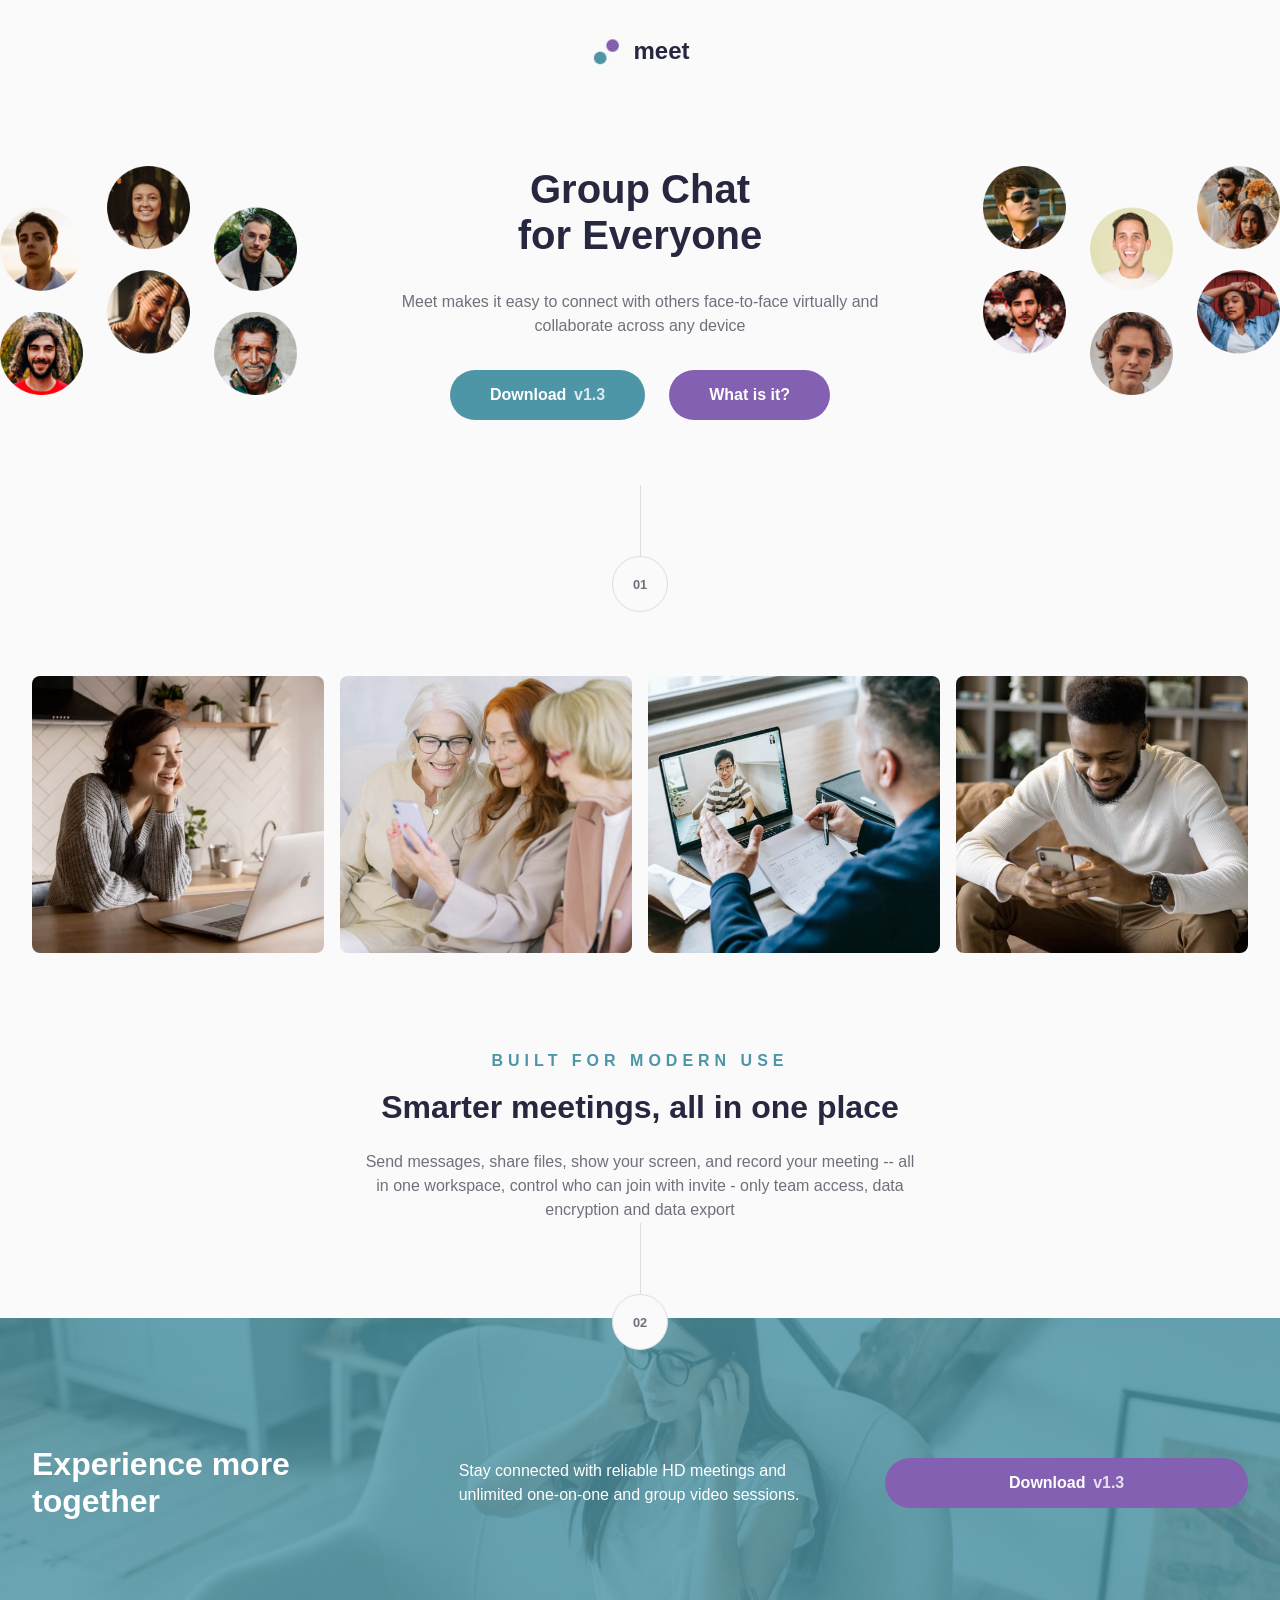
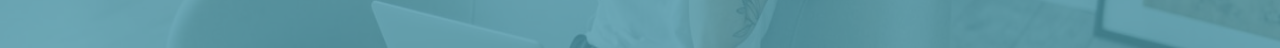
<file: index.html>
<!DOCTYPE html>
<html lang="en">
<head>
    <meta charset="UTF-8">
    <meta name="viewport" content="width=device-width, initial-scale=1.0">
    <link rel="stylesheet" href="style.css">
    <title>Meet Landing Page</title>

    <link rel="preconnect" href="https://fonts.googleapis.com">
    <link rel="preconnect" href="https://fonts.gstatic.com" crossorigin>
    <link href="https://fonts.googleapis.com/css2?family=Figtree:ital,wght@0,300..900;1,300..900&family=Fraunces:ital,opsz,wght@0,9..144,100..900;1,9..144,100..900&family=Inter:ital,opsz,wght@0,14..32,100..900;1,14..32,100..900&family=Montserrat:ital,wght@0,100..900;1,100..900&family=Outfit:wght@100..900&family=Poppins:ital,wght@0,100;0,200;0,300;0,400;0,500;0,600;0,700;0,800;0,900;1,100;1,200;1,300;1,400;1,500;1,600;1,700;1,800;1,900&family=Young+Serif&display=swap" rel="stylesheet">

</head>
<body>

    <header>
        <section class="head">
            <img src="pics/bullet.JPG" alt="" width="35" height="35">
            <h3>meet</h3>
        </section>

        <article class="main-article">
            <img src="pics/tablet/image-hero.png" alt="Hero" class="tablet-hero">
            <img class="left-img" src="pics/desktop/image-hero-left.png" alt="Hero Left">
            <div class="content">
                <h1>Group Chat<br>for Everyone</h1>
                <p class="desc-text">Meet makes it easy to connect with others face-to-face virtually and collaborate across any device</p>
                <div class="btns">
                    <button type="button" class="btn download-btn"><b>Download <span>v1.3</span></b></button>
                    <button type="button" class="btn docs-btn"><b>What is it?</b></button>
                </div>
            </div>
            <img class="right-img" src="pics/desktop/image-hero-right.png" alt="Hero Right">
        </article>
    </header>


    <section class="section-one">
        <div class="container">
            <span class='offset'>01</span>
            <section class="pics-section">
                <img src="pics/desktop/image-woman-in-videocall.jpg" alt="Image 1">
                <img src="pics/desktop/image-women-videochatting.jpg" alt="Image 2">
                <img src="pics/desktop/image-men-in-meeting.jpg" alt="Image 3">
                <img src="pics/desktop/image-man-texting.jpg" alt="Image 4">
            </section>

            <article class="content">
                <p class='content-desc'>built for modern use</p>
                <h2 class="article-heading dark-color">Smarter meetings, all in one place</h2>
                <p class="desc-text">Send messages, share files, show your screen, and record your meeting -- all in one workspace, control who can join with invite - only team access, data encryption and data export</p>
            </article>
        </div>
    </section>


    <footer>
        <div class="container">
            <span class='offset'>02</span>
            <div class="footer-content">
                <h2 class="article-heading light-color">Experience more<br>together</h2>
                <p class='desc-text light-color'>Stay connected with reliable HD meetings and unlimited one-on-one and group video sessions.</p>
                <button class="btn docs-btn"><b>Download <span>v1.3</span></b></button>
            </div>
        </div>
    </footer>





</body>
</html>
</file>
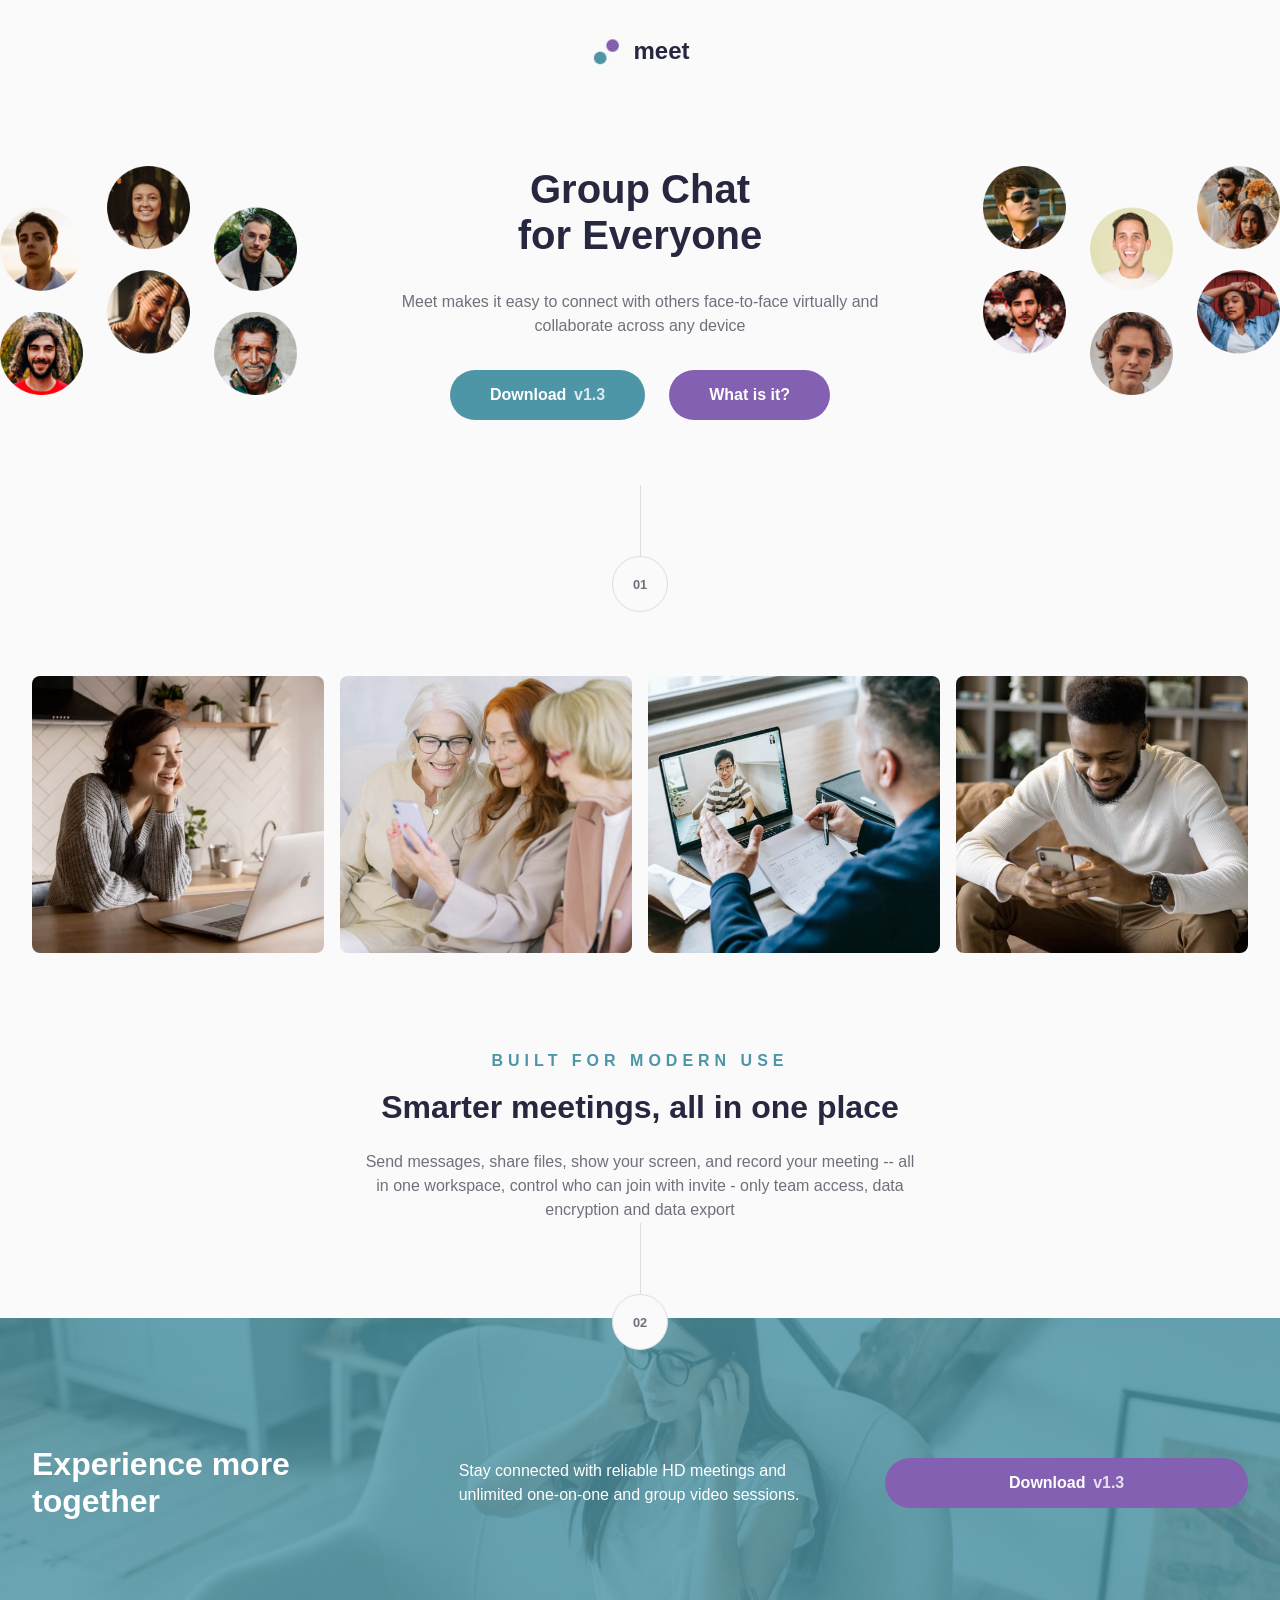
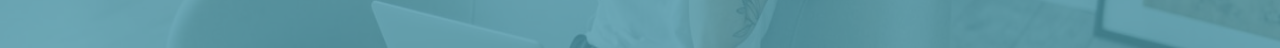
<file: main.html>
<!DOCTYPE html>
<html lang="en">
<head>
    <meta charset="UTF-8">
    <meta name="viewport" content="width=device-width, initial-scale=1.0">
    <link rel="stylesheet" href="style.css">
    <title>Meet Landing Page</title>

    <link rel="preconnect" href="https://fonts.googleapis.com">
    <link rel="preconnect" href="https://fonts.gstatic.com" crossorigin>
    <link href="https://fonts.googleapis.com/css2?family=Figtree:ital,wght@0,300..900;1,300..900&family=Fraunces:ital,opsz,wght@0,9..144,100..900;1,9..144,100..900&family=Inter:ital,opsz,wght@0,14..32,100..900;1,14..32,100..900&family=Montserrat:ital,wght@0,100..900;1,100..900&family=Outfit:wght@100..900&family=Poppins:ital,wght@0,100;0,200;0,300;0,400;0,500;0,600;0,700;0,800;0,900;1,100;1,200;1,300;1,400;1,500;1,600;1,700;1,800;1,900&family=Young+Serif&display=swap" rel="stylesheet">

</head>
<body>

    <header>
        <section class="head">
            <img src="pics/bullet.JPG" alt="" width="35" height="35">
            <h3>meet</h3>
        </section>

        <article class="main-article">
            <img src="pics/tablet/image-hero.png" alt="Hero" class="tablet-hero">
            <img class="left-img" src="pics/desktop/image-hero-left.png" alt="Hero Left">
            <div class="content">
                <h1>Group Chat<br>for Everyone</h1>
                <p class="desc-text">Meet makes it easy to connect with others face-to-face virtually and collaborate across any device</p>
                <div class="btns">
                    <button type="button" class="btn download-btn"><b>Download <span>v1.3</span></b></button>
                    <button type="button" class="btn docs-btn"><b>What is it?</b></button>
                </div>
            </div>
            <img class="right-img" src="pics/desktop/image-hero-right.png" alt="Hero Right">
        </article>
    </header>


    <section class="section-one">
        <div class="container">
            <span class='offset'>01</span>
            <section class="pics-section">
                <img src="pics/desktop/image-woman-in-videocall.jpg" alt="Image 1">
                <img src="pics/desktop/image-women-videochatting.jpg" alt="Image 2">
                <img src="pics/desktop/image-men-in-meeting.jpg" alt="Image 3">
                <img src="pics/desktop/image-man-texting.jpg" alt="Image 4">
            </section>

            <article class="content">
                <p class='content-desc'>built for modern use</p>
                <h2 class="article-heading dark-color">Smarter meetings, all in one place</h2>
                <p class="desc-text">Send messages, share files, show your screen, and record your meeting -- all in one workspace, control who can join with invite - only team access, data encryption and data export</p>
            </article>
        </div>
    </section>


    <footer>
        <div class="container">
            <span class='offset'>02</span>
            <div class="footer-content">
                <h2 class="article-heading light-color">Experience more<br>together</h2>
                <p class='desc-text light-color'>Stay connected with reliable HD meetings and unlimited one-on-one and group video sessions.</p>
                <button class="btn docs-btn"><b>Download <span>v1.3</span></b></button>
            </div>
        </div>
    </footer>





</body>
</html>
</file>
<file: style.css>
:root{
    --dark-color:#27273f;
    --bg-color:#fafafa;
    --btn-color-1:#4d96a7;
    --btn-color-2:#8460b2;
    --text-color:#726f7c;
}
html {font-size: 16px; font-family:sans-serif;scroll-behavior: smooth;box-sizing: border-box;line-height:1.5;}
*, *::before, *::after {box-sizing: inherit;margin: 0;padding: 0;}

body{background-color:var(--bg-color);}
img{vertical-align: middle;max-width:100%;height:auto;}
h3{font-size:1.5rem;font-weight:800;color:var(--dark-color)}
h1{font-size:2.5rem;color:var(--dark-color);font-weight:800;line-height:1.15;}
.desc-text{color:var(--text-color);font-weight:400}
.article-heading{font-size:2rem;font-weight:800;line-height:1.15;}
.dark-color{color:var(--dark-color)}
.light-color{color:#fff;}
.container{padding:0 2rem;margin:0 auto;max-width:90rem;}

/* Button Behaviour */
.btn{font-size:1rem;padding:1em 2.5em;border-radius:60px;border:0;color:#fff;transition:background 0.3s ease,0.3s ease;}
.btn span{opacity:0.8;margin-left:0.2rem;}
.download-btn{background-color:var(--btn-color-1);}
.docs-btn{background-color: var(--btn-color-2);}
.btn:hover{transform:scale(1.05,1.05)}
.download-btn:hover{background-color:#418392;}
.docs-btn:hover{background-color:#715497;}

header{overflow:hidden;}
header .head{padding:2rem;text-align:center;display:flex;align-items:center;justify-content: center;gap:0.5rem;}
header .main-article{display:grid;gap:4rem;grid-template-columns:auto auto auto;justify-content:space-between;margin:4rem 0;}
header .main-article .content{text-align:center;padding:0 2.5rem;margin:0 auto;}
header .main-article .content p{margin:2rem 0;}
header .main-article .content .btns{display:flex;flex-flow:row wrap;gap:1.5rem;justify-content: center;margin-top:1.5rem;}
header .main-article .tablet-hero{display:none;}




.section-one{margin:6rem 0;position:relative;}
.offset{background-color:var(--bg-color);font-weight:800;color:var(--text-color);font-size:0.8rem;width:3.5rem;height:3.5rem;line-height:3.5rem;border-radius:50%;display:inline-block;text-align:center;border:1px solid #ddd;position:absolute;top:-1.5rem;left:50%;transform:translateX(-50%)}
.offset::before{
    content:"";
    position:absolute;
    top:-4.5rem;
    left:calc(1.725rem - 1px);
    width:1px;
    height:4.5rem;
    background-color:#ddd;
}

.section-one .pics-section{padding:6rem 0;display:grid;grid-template-columns:repeat(4, 1fr);gap:1rem;}
.section-one .pics-section img{border-radius:0.5rem;transition:0.5s ease;}
.section-one .pics-section img:hover{filter:grayscale(50%);transform:scale(1.05,1.05)}
.section-one .content{text-align:center;max-width:35rem;margin:0 auto;}
.section-one .content .content-desc{color:var(--btn-color-1);text-transform:uppercase;letter-spacing:5px;font-weight:800;}
.section-one .content .article-heading{margin:1rem 0 1.5rem;}

footer{position:relative;background-image:url('pics/desktop/image-footer.jpg');background-color:var(--btn-color-1);background-size:100% 100%;background-repeat:no-repeat;}
footer .footer-content{position:relative;padding:8rem 0;display:grid;grid-template-columns:1fr 1fr 1fr;align-items:center;gap:4rem;}
footer::before{
    content:'';
    width:100%;
    height:100%;
    background-color:var(--btn-color-1);
    position:absolute;
    filter:opacity(.8);
}


@media screen and (max-width: 1024px) {
    .main-article{grid-template-columns:1fr !important;}
    .tablet-hero{display:block !important;width:100%;}
    .right-img, .left-img{display:none !important;}
    .offset::before{content:'';display:none;}
    .footer-content{display:flex !important;flex-flow:column wrap;text-align: center;max-width:75%;gap:2rem !important;margin:0 auto;}
    footer{background-image: url('pics/mobile/image-footer.jpg');}
}

@media screen and (max-width: 767px) {
.main-article .content{max-width:100% !important;}
.btns{display:block !important;}
.btns .btn{display:block;margin:1em auto;}
.section-one .pics-section{grid-template-columns:1fr 1fr;}
footer{background-image: url('pics/mobile/image-footer.jpg');}
}
</file>
